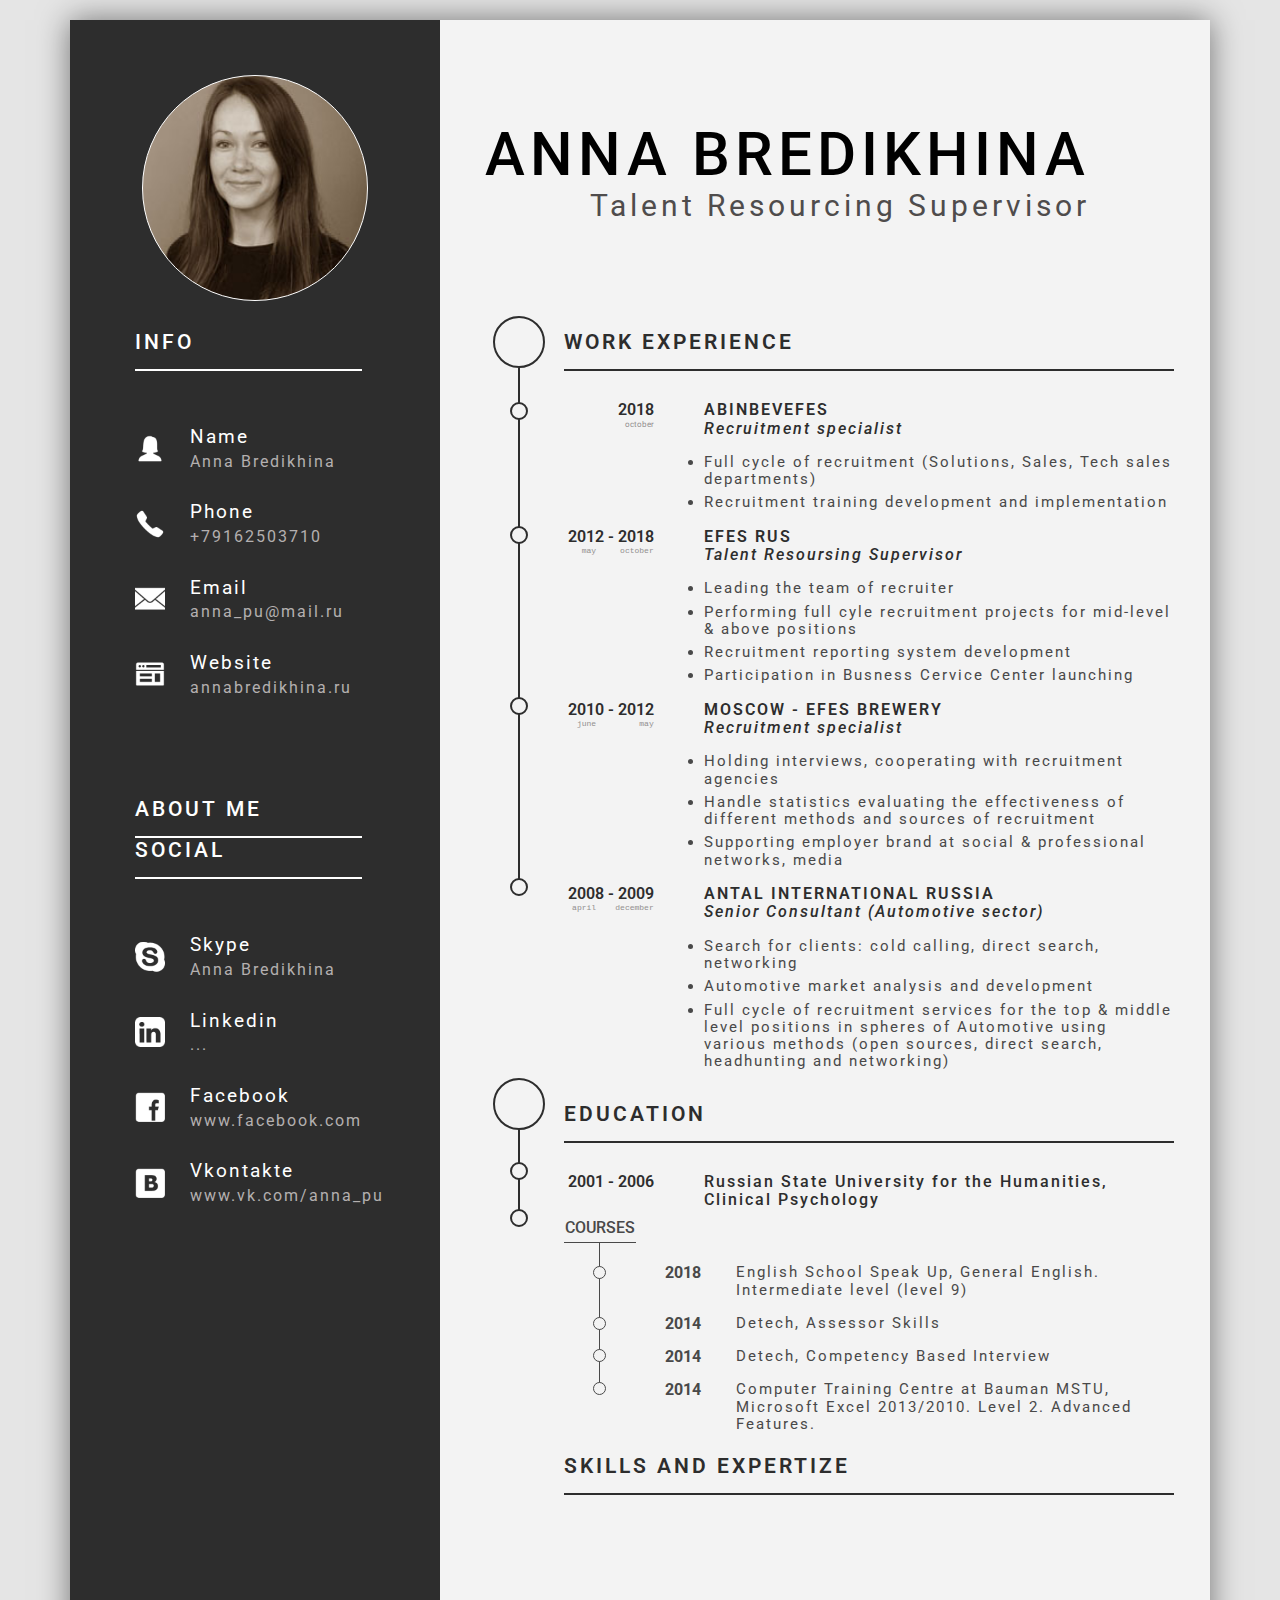
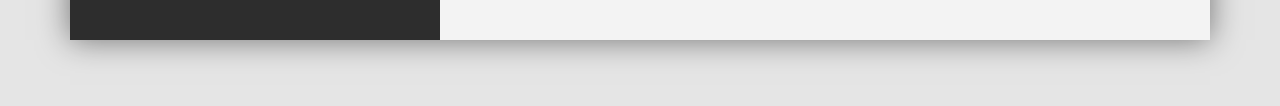
<file: index.html>
<!DOCTYPE html>
<html lang="ru">
<head>
    <meta charset="UTF-8">
    <meta name="viewport" content="width=device-width, initial-scale=1.0">
    <meta http-equiv="X-UA-Compatible" content="ie=edge">
    <link rel="stylesheet" href="css/style.css">
    <link rel="stylesheet" href="normalize.css">
    <title>Anna Bredikhina - Talent Resourcing Supervisor</title>
</head>
<body>
    <div class="container">
        <div class="left-column">
            <div class="circle-foto"></div>
            <div class="main-info-block">
                <div class="title">info</div>
                <span class="line"></span>
                <div class="info-block" style="margin-top: 55px;">
                    <div class="info-block__item">
                        <div class="info-block__item_foto foto_1"></div>
                        <div class="info-block__item_description">
                            <div class="info-block__item_description_1">Name</div>
                            <div class="info-block__item_description_2">Anna Bredikhina</div>
                        </div>
                    </div>
                </div>
                <div class="info-block">
                    <div class="info-block__item">
                        <div class="info-block__item_foto foto_2"></div>
                        <div class="info-block__item_description">
                            <div class="info-block__item_description_1">Phone</div>
                            <div class="info-block__item_description_2"><a href="tel:+7(916)2503710" class="tel">+79162503710</a></div>
                        </div>
                    </div>
                </div>
                <div class="info-block">
                    <div class="info-block__item">
                        <div class="info-block__item_foto foto_3"></div>
                        <div class="info-block__item_description">
                            <div class="info-block__item_description_1">Email</div>
                            <div class="info-block__item_description_2"><a href="mailto:anna_pu@mail.ru" class="email">anna_pu@mail.ru</a></div>
                        </div>
                    </div>
                </div>
                <div class="info-block" style="margin-bottom: 100px;">
                    <div class="info-block__item">
                        <div class="info-block__item_foto foto_4"></div>
                        <div class="info-block__item_description">
                            <div class="info-block__item_description_1">Website</div>
                            <div class="info-block__item_description_2">annabredikhina.ru</div>
                        </div>
                    </div>
                </div>
                <div class="title">about me</div>
                <span class="line"></span>
                <div class="title">social</div>
                <span class="line"></span>
                <div class="info-block" style="margin-top: 55px;">
                    <div class="info-block__item">
                        <div class="info-block__item_foto foto_5"></div>
                        <div class="info-block__item_description">
                            <div class="info-block__item_description_1">Skype</div>
                            <div class="info-block__item_description_2"><a href="skype:pur-purchik?call" class="skype">Anna Bredikhina</a></div>
                        </div>
                    </div>
                </div>
                <div class="info-block">
                    <div class="info-block__item">
                        <div class="info-block__item_foto foto_6"></div>
                        <div class="info-block__item_description">
                            <div class="info-block__item_description_1">Linkedin</div>
                            <div class="info-block__item_description_2"><a href="" class="linkedin" target="_blank">...</a></div>
                        </div>
                    </div>
                </div>
                <div class="info-block">
                    <div class="info-block__item">
                        <div class="info-block__item_foto foto_7"></div>
                        <div class="info-block__item_description">
                            <div class="info-block__item_description_1">Facebook</div>
                            <div class="info-block__item_description_2"><a href="https://www.facebook.com/profile.php?id=1496560373" class="facebook" target="_blank">www.facebook.com</a></div>
                        </div>
                    </div>
                </div>
                <div class="info-block" style="margin-bottom: 100px;">
                    <div class="info-block__item">
                        <div class="info-block__item_foto foto_8"></div>
                        <div class="info-block__item_description">
                            <div class="info-block__item_description_1">Vkontakte</div>
                            <div class="info-block__item_description_2"><a href="https://vk.com/anna_pu" class="vkontakte" target="_blank">www.vk.com/anna_pu</a></div>
                        </div>
                    </div>
                </div>
            </div>
        </div>

        <div class="right-column">
            <div class="main-name-block">
                <div class="name-block">anna bredikhina</div>
                <div class="position-block">Talent Resourcing Supervisor</div>
            </div>
            <main class="main-block">
                <div class="main-block_left-column">
                    <div class="circle"></div>
                    <span class="vertical-line"></span>
                    <div class="circle-mini circle-mini_1"></div>
                    <div class="circle-mini circle-mini_2"></div>
                    <div class="circle-mini circle-mini_3"></div>
                    <div class="circle-mini circle-mini_4"></div>

                    <div class="circle circle-2"></div>
                    <span class="vertical-line vertical-line-2"></span>
                    <div class="circle-mini circle-mini_5"></div>
                    <div class="circle-mini circle-mini_6"></div>
                </div>
                <div class="main-block_right-column">
                    <div class="title_main">work experience</div>
                    <span class="line_main"></span>

                    <div class="work-experince-block" style="margin-top: 30px">
                        <div class="work-experince-block-year">
                            <div class="year">2018</div>
                            <div class="month">october</div>
                        </div>
                        <div class="work-experince-block-description">
                            <div class="name-company">abinbevefes</div>
                            <div class="name-position"><i>Recruitment specialist</i></div>
                            <div class="work-description-list">
                                <ul>
                                    <li>Full cycle of recruitment (Solutions, Sales, Tech sales departments)</li>
                                    <li>Recruitment training development and implementation</li>
                                </ul>
                            </div>
                        </div>
                    </div>
                    <div class="work-experince-block">
                        <div class="work-experince-block-year">
                            <div class="year">2012 - 2018</div>
                            <div class="month"><pre>may     october</pre></div>
                        </div>
                        <div class="work-experince-block-description">
                            <div class="name-company">efes rus</div>
                            <div class="name-position"><i>Talent Resoursing Supervisor</i></div>
                            <div class="work-description-list">
                                <ul>
                                    <li>Leading the team of recruiter</li>
                                    <li>Performing full cyle recruitment projects for mid-level & above positions</li>
                                    <li>Recruitment reporting system development</li>
                                    <li>Participation in Busness Cervice Center launching</li>
                                </ul>
                            </div>
                        </div>
                    </div>
                    <div class="work-experince-block">
                        <div class="work-experince-block-year">
                            <div class="year">2010 - 2012</div>
                            <div class="month"><pre>june         may</pre></div>
                        </div>
                        <div class="work-experince-block-description">
                            <div class="name-company">moscow - efes brewery</div>
                            <div class="name-position"><i>Recruitment specialist</i></div>
                            <div class="work-description-list">
                                <ul>
                                    <li>Holding interviews, cooperating with recruitment agencies</li>
                                    <li>Handle statistics evaluating the effectiveness of different methods and sources of recruitment</li>
                                    <li>Supporting employer brand at social & professional networks, media</li>
                                </ul>
                            </div>
                        </div>
                    </div>
                    <div class="work-experince-block">
                        <div class="work-experince-block-year">
                            <div class="year">2008 - 2009</div>
                            <div class="month"><pre>april    december</pre></div>
                        </div>
                        <div class="work-experince-block-description">
                            <div class="name-company">antal international russia</div>
                            <div class="name-position"><i>Senior Consultant (Automotive sector)</i></div>
                            <div class="work-description-list">
                                <ul>
                                    <li>Search for clients: cold calling, direct search, networking</li>
                                    <li>Automotive market analysis and development</li>
                                    <li>Full cycle of recruitment services for the top & middle level positions in spheres of Automotive using various methods (open sources, direct search, headhunting and networking)</li>
                                </ul>
                            </div>
                        </div>
                    </div>

                    <div class="title_main" style="margin-top: 15px">education</div>
                    <span class="line_main"></span>

                    <div class="work-experince-block" style="margin-top: 30px">
                        <div class="work-experince-block-year">
                            <div class="year">2001 - 2006</div>
                        </div>
                        <div class="work-experince-block-description">
                            <div class="name-position">Russian State University for the Humanities, Clinical Psychology</div>
                        </div>
                    </div>

                    <div class="courses-block">
                        <div class="courses-block-pic">
                            <div class="text-courses">courses</div>
                            <span class="hor-line"></span>
                        <span class="vertical-line-courses"></span>
                        <div class="circle-mini-courses circle-courses-mini_1"></div>
                        <div class="circle-mini-courses circle-courses-mini_2"></div>
                        <div class="circle-mini-courses circle-courses-mini_3"></div>
                        <div class="circle-mini-courses circle-courses-mini_4"></div>
                        </div>
                        <div class="courses-list">
                            <div class="work-experince-block">
                                <div class="work-experince-block-year">
                                    <div class="year year-mod-text">2018</div>
                                </div>
                                <div class="work-experince-block-description description-courses">
                                    <div class="name-position couses-mod-text">English School Speak Up, General English. Intermediate level (level 9)</div>
                                </div>
                            </div>
                            <div class="work-experince-block">
                                <div class="work-experince-block-year">
                                    <div class="year year-mod-text">2014</div>
                                </div>
                                <div class="work-experince-block-description description-courses">
                                    <div class="name-position couses-mod-text">Detech, Assessor Skills</div>
                                </div>
                            </div>
                            <div class="work-experince-block">
                                <div class="work-experince-block-year">
                                    <div class="year year-mod-text">2014</div>
                                </div>
                                <div class="work-experince-block-description description-courses">
                                    <div class="name-position couses-mod-text">Detech, Competency Based Interview</div>
                                </div>
                            </div>
                            <div class="work-experince-block">
                                <div class="work-experince-block-year">
                                    <div class="year year-mod-text">2014</div>
                                </div>
                                <div class="work-experince-block-description description-courses">
                                    <div class="name-position couses-mod-text">Computer Training Centre at Bauman MSTU, Microsoft Excel 2013/2010. Level 2. Advanced Features.</div>
                                </div>
                            </div>
                        </div>
                    </div>



                    <div class="title_main" style="margin-top: 15px">skills and expertize</div>
                    <span class="line_main"></span>
                </div>
            </main>
        </div>
    </div>
</body>
</html>
</file>
<file: css/style.css>
@import url("https://fonts.googleapis.com/css?family=Roboto:300,300i,400,400i,500,500i,700,700i,900,900i&subset=cyrillic,cyrillic-ext");
html {
  background-color: #E5E5E5;
}

* {
  font-family: Roboto, sans-serif;
  -webkit-box-sizing: border-box;
          box-sizing: border-box;
}

.container {
  position: relative;
  display: -webkit-box;
  display: -ms-flexbox;
  display: flex;
  width: 1140px;
  height: 1620px;
  margin: 20px auto;
  -webkit-box-shadow: 0 0 30px rgba(0, 0, 0, 0.5);
          box-shadow: 0 0 30px rgba(0, 0, 0, 0.5);
  background-color: #F3F3F3;
}

.left-column {
  position: relative;
  width: 370px;
  height: 1620px;
  background-color: #2D2D2D;
}

.circle-foto {
  position: absolute;
  width: 226px;
  height: 226px;
  border-radius: 50%;
  border: 1px solid white;
  margin: 55px 72px 15px;
  background: url("/image/main_foto_sepia_2.jpg") no-repeat center center/cover;
}

.title {
  text-transform: uppercase;
  font-weight: 500;
  font-size: 21px;
  color: #ffffff;
  letter-spacing: 3px;
}

.line {
  display: block;
  width: 227px;
  height: 2px;
  background-color: #ffffff;
  margin-top: 15px;
}

.main-info-block {
  position: absolute;
  margin: 310px 0 0 65px;
}

.info-block {
  width: 250px;
  margin-bottom: 30px;
}

.info-block__item {
  display: -webkit-box;
  display: -ms-flexbox;
  display: flex;
  -webkit-box-align: center;
      -ms-flex-align: center;
          align-items: center;
}

.info-block__item_foto {
  display: block;
  width: 30px;
  height: 30px;
  color: #ffffff;
}

.info-block__item_description {
  margin-left: 25px;
}

.info-block__item_description_1 {
  font-size: 19px;
  color: #ffffff;
  letter-spacing: 2px;
  margin-bottom: 5px;
}

.info-block__item_description_2 {
  color: #B4B0B0;
  letter-spacing: 2px;
}

.foto_1 {
  background: url("/image/person-female.png") no-repeat center center/cover;
}

.foto_2 {
  background: url("/image/phone.png") no-repeat center center/cover;
}

.foto_3 {
  background: url("/image/secured.png") no-repeat center center/cover;
}

.foto_4 {
  background: url("/image/web.png") no-repeat center center/cover;
}

.email,
.tel,
.vkontakte,
.facebook,
.linkedin,
.skype {
  text-decoration: none;
  color: #B4B0B0;
}

.email:hover,
.tel:hover,
.vkontakte:hover,
.facebook:hover,
.linkedin:hover,
.skype:hover {
  color: #ffffff;
  -webkit-transition: .8s;
  transition: .8s;
}

.foto_5 {
  background: url("/image/skype.png") no-repeat center center/cover;
}

.foto_6 {
  background: url("/image/linkedin.png") no-repeat center center/cover;
}

.foto_7 {
  background: url("/image/facebook.png") no-repeat center center/cover;
}

.foto_8 {
  background: url("/image/vkontakte.png") no-repeat center center/cover;
}

.right-column {
  width: 770px;
}

.main-name-block {
  width: 650px;
  height: 120px;
  text-align: right;
  margin-top: 100px;
}

.name-block {
  text-transform: uppercase;
  font-weight: 500;
  font-size: 60px;
  letter-spacing: 5px;
}

.position-block {
  font-size: 30px;
  letter-spacing: 4px;
  color: #4F4C4C;
}

.main-block {
  display: -webkit-box;
  display: -ms-flexbox;
  display: flex;
  width: 700px;
  height: 1390px;
  margin-left: 50px;
}

.circle {
  width: 52px;
  height: 52px;
  border-radius: 50%;
  border: 2px solid #2D2D2D;
}

.vertical-line {
  display: block;
  width: 2px;
  height: 525px;
  background-color: #2D2D2D;
}

.circle-mini {
  position: absolute;
  width: 18px;
  height: 18px;
  border-radius: 50%;
  border: 2px solid #2D2D2D;
  background-color: #F3F3F3;
}

.circle-mini_1 {
  top: 86px;
}

.circle-mini_2 {
  top: 210px;
}

.circle-mini_3 {
  top: 381px;
}

.circle-mini_4 {
  top: 562px;
}

.main-block_left-column {
  position: relative;
  display: -webkit-box;
  display: -ms-flexbox;
  display: flex;
  -webkit-box-orient: vertical;
  -webkit-box-direction: normal;
      -ms-flex-direction: column;
          flex-direction: column;
  -webkit-box-align: center;
      -ms-flex-align: center;
          align-items: center;
  width: 60px;
  height: 1390px;
  margin-top: 76px;
}

.main-block_right-column {
  width: 640px;
  height: 1390px;
  margin-left: 15px;
}

.title_main {
  text-transform: uppercase;
  font-weight: 600;
  margin-top: 90px;
  font-size: 21px;
  color: #2D2D2D;
  letter-spacing: 3px;
}

.line_main {
  display: block;
  width: 610px;
  height: 2px;
  background-color: #2D2D2D;
  margin-top: 15px;
}

.work-experince-block {
  display: -webkit-box;
  display: -ms-flexbox;
  display: flex;
}

.work-experince-block-year {
  width: 100px;
  text-align: right;
}

.year {
  width: 90px;
  color: #2D2D2D;
  font-weight: 600;
}

.month {
  width: 90px;
  font-size: 8px;
  color: #928F8F;
}

pre {
  margin: 0;
}

.work-experince-block-description {
  width: 510px;
}

.name-company {
  text-transform: uppercase;
  font-weight: 600;
  color: #2D2D2D;
  letter-spacing: 2px;
  margin-left: 40px;
}

.name-position {
  font-weight: 500;
  color: #2D2D2D;
  letter-spacing: 2px;
  margin-left: 40px;
}

li {
  font-size: 15px;
  color: #494949;
  letter-spacing: 2px;
  margin-bottom: 6px;
}

.circle-2 {
  position: absolute;
  margin-top: 762px;
}

.vertical-line-2 {
  margin-top: 236px;
  height: 85px;
}

.circle-mini_5 {
  top: 846px;
}

.circle-mini_6 {
  top: 893px;
}

.courses-block {
  display: -webkit-box;
  display: -ms-flexbox;
  display: flex;
}

.couses-mod-text {
  font-size: 15px;
  color: #494949;
  letter-spacing: 2px;
  margin-bottom: 6px;
  font-weight: 400;
  margin-top: 10px;
  margin-left: 0;
}

.year-mod-text {
  width: 65px;
  color: #494949;
  font-weight: bold;
  margin-right: 0;
  margin-top: 10px;
}

.text-courses {
  text-transform: uppercase;
  color: #494949;
  font-weight: 500;
}

.hor-line {
  display: block;
  width: 72px;
  height: 1px;
  background-color: #494949;
  margin-top: 4px;
}

.description-courses {
  width: 440px;
}

.courses-block {
  margin-top: 10px;
}

.courses-list {
  margin-top: 35px;
}

.courses-block-pic {
  position: relative;
  display: -webkit-box;
  display: -ms-flexbox;
  display: flex;
  -webkit-box-orient: vertical;
  -webkit-box-direction: normal;
      -ms-flex-direction: column;
          flex-direction: column;
  -webkit-box-align: center;
      -ms-flex-align: center;
          align-items: center;
}

.vertical-line-courses {
  position: absolute;
  top: 23px;
  display: block;
  width: 1px;
  height: 145px;
  background-color: #494949;
}

.circle-mini-courses {
  position: absolute;
  width: 13px;
  height: 13px;
  border-radius: 50%;
  border: 1px solid #494949;
  background-color: #F3F3F3;
}

.circle-courses-mini_1 {
  top: 47px;
}

.circle-courses-mini_2 {
  top: 98px;
}

.circle-courses-mini_3 {
  top: 130px;
}

.circle-courses-mini_4 {
  top: 163px;
}
/*# sourceMappingURL=style.css.map */
</file>
